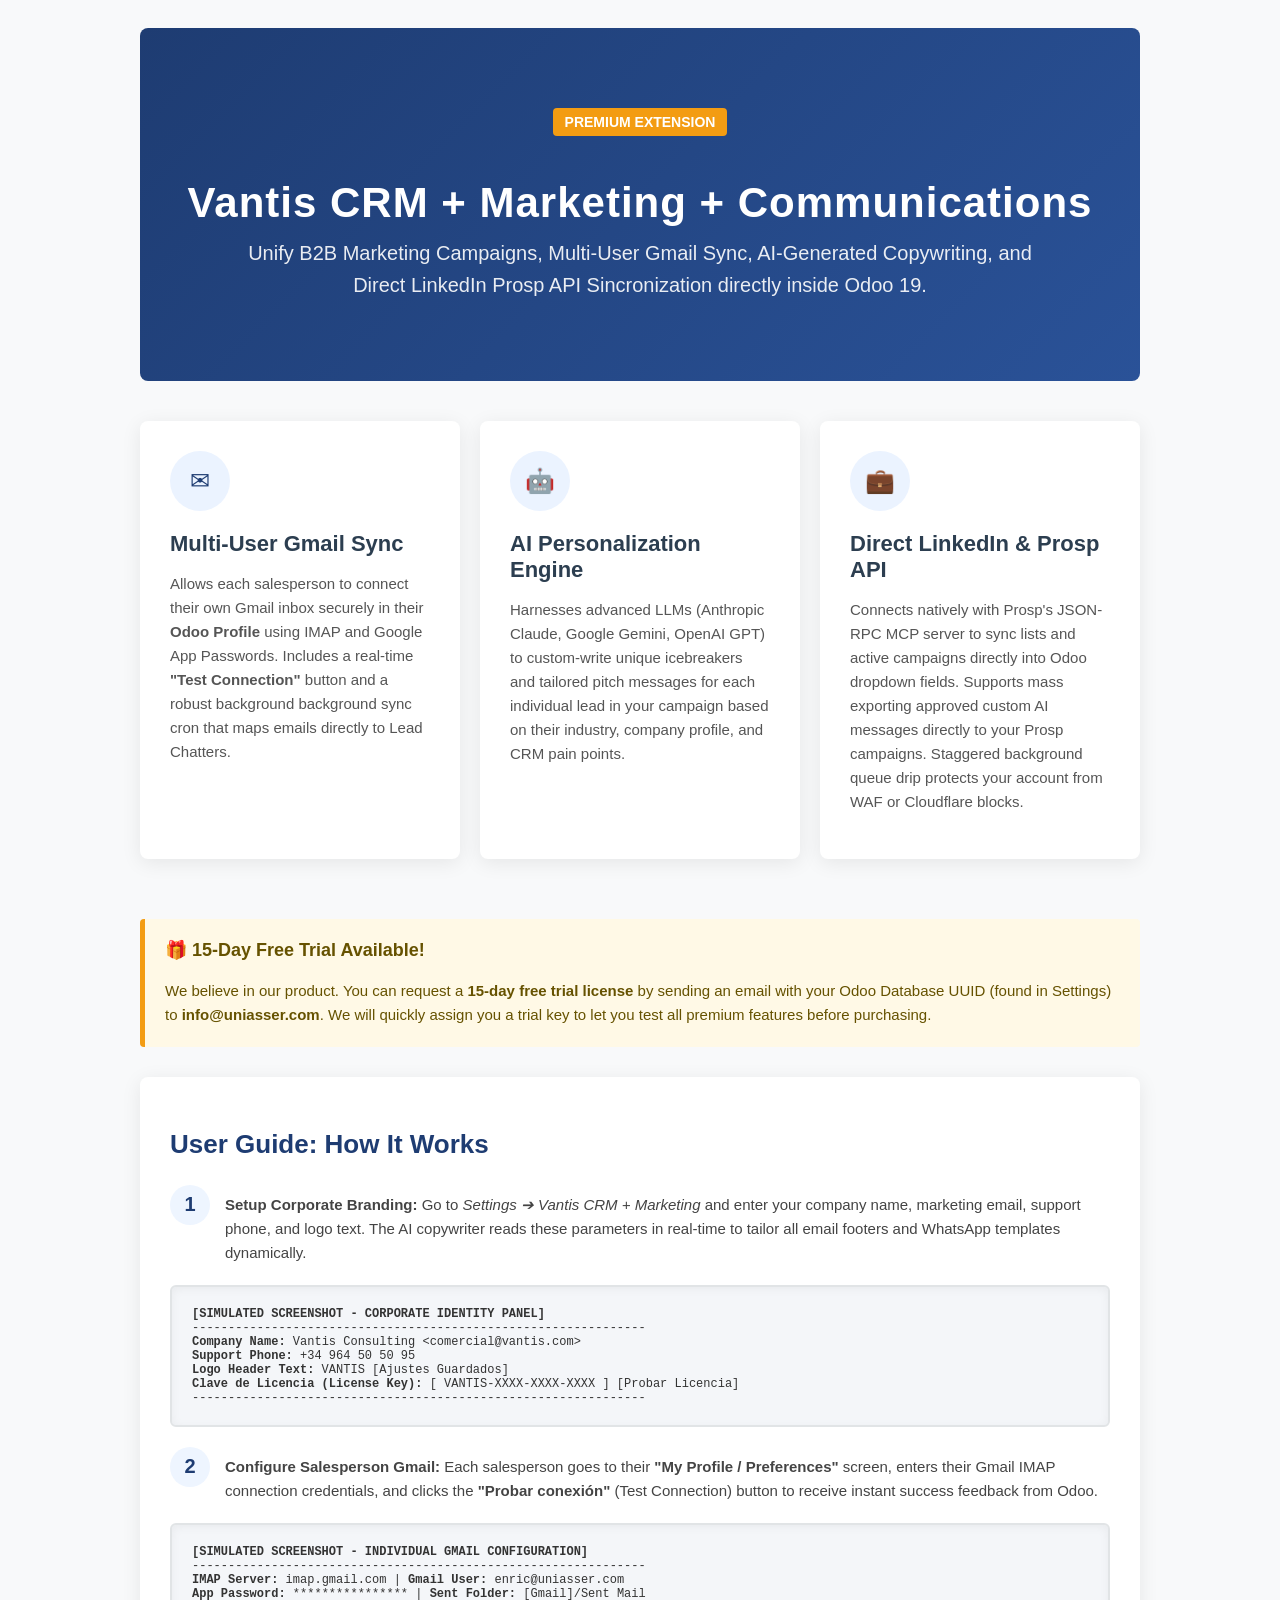
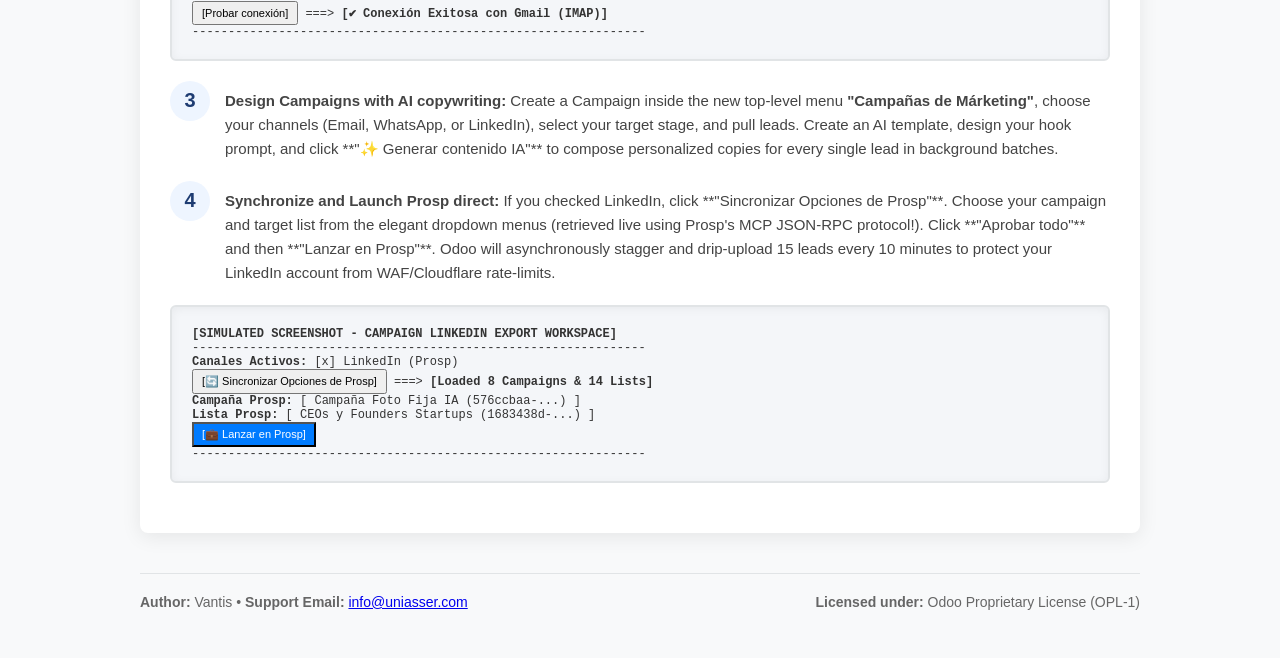
<file: static/description/index.html>
<!DOCTYPE html>
<html lang="en">
<head>
    <meta charset="UTF-8">
    <title>Vantis CRM + Marketing + Communications</title>
    <style>
        .vantis-header {
            background: linear-gradient(135deg, #1e3c72 0%, #2a5298 100%);
            color: white;
            padding: 80px 20px;
            text-align: center;
            border-radius: 8px;
            margin-bottom: 40px;
        }
        .vantis-badge {
            background-color: #f39c12;
            color: white;
            padding: 6px 12px;
            font-size: 14px;
            font-weight: bold;
            border-radius: 4px;
            display: inline-block;
            margin-bottom: 15px;
        }
        .vantis-title {
            font-size: 42px;
            font-weight: 800;
            margin-bottom: 10px;
            letter-spacing: 1px;
        }
        .vantis-subtitle {
            font-size: 20px;
            opacity: 0.9;
            max-width: 800px;
            margin: 0 auto;
            line-height: 1.6;
        }
        .vantis-card {
            border: none;
            box-shadow: 0 4px 20px rgba(0, 0, 0, 0.08);
            border-radius: 8px;
            margin-bottom: 30px;
            padding: 30px;
            background: white;
            transition: transform 0.2s;
        }
        .vantis-card:hover {
            transform: translateY(-5px);
        }
        .icon-circle {
            width: 60px;
            height: 60px;
            border-radius: 50%;
            background-color: #ebf3ff;
            color: #1e3c72;
            display: flex;
            align-items: center;
            justify-content: center;
            font-size: 24px;
            margin-bottom: 20px;
        }
        .feature-title {
            font-size: 22px;
            font-weight: 700;
            color: #2c3e50;
            margin-bottom: 15px;
        }
        .feature-text {
            color: #555;
            line-height: 1.6;
            font-size: 15px;
        }
        .vantis-alert {
            background-color: #fff9e6;
            border-left: 5px solid #f39c12;
            padding: 20px;
            border-radius: 4px;
            margin: 30px 0;
            color: #665200;
        }
        .vantis-setup-step {
            display: flex;
            margin-bottom: 20px;
        }
        .step-num {
            font-size: 20px;
            font-weight: 800;
            color: #1e3c72;
            background: #eef5ff;
            width: 40px;
            height: 40px;
            border-radius: 50%;
            display: flex;
            align-items: center;
            justify-content: center;
            margin-right: 15px;
            flex-shrink: 0;
        }
        .step-body {
            font-size: 15px;
            color: #444;
            line-height: 1.6;
            padding-top: 8px;
        }
        .mock-screenshot {
            background: #f4f6f9;
            border: 2px solid #e1e4e6;
            border-radius: 6px;
            padding: 20px;
            margin: 20px 0;
            font-family: monospace;
            font-size: 12px;
            color: #333;
            box-shadow: inset 0 2px 10px rgba(0,0,0,0.05);
        }
    </style>
</head>
<body style="font-family: 'Helvetica Neue', Helvetica, Arial, sans-serif; background-color: #f8f9fa; padding: 20px;">

<div style="max-width: 1000px; margin: 0 auto;">

    <!-- HEADER BRANDING -->
    <div class="vantis-header">
        <span class="vantis-badge">PREMIUM EXTENSION</span>
        <h1 class="vantis-title">Vantis CRM + Marketing + Communications</h1>
        <p class="vantis-subtitle">
            Unify B2B Marketing Campaigns, Multi-User Gmail Sync, AI-Generated Copywriting, and Direct LinkedIn Prosp API Sincronization directly inside Odoo 19.
        </p>
    </div>

    <!-- MAIN BENEFITS CARDS -->
    <div style="display: grid; grid-template-columns: repeat(auto-fit, minmax(300px, 1fr)); gap: 20px;">
        
        <!-- CARD 1: MULTI-USER GMAIL -->
        <div class="vantis-card">
            <div class="icon-circle">✉</div>
            <h2 class="feature-title">Multi-User Gmail Sync</h2>
            <p class="feature-text">
                Allows each salesperson to connect their own Gmail inbox securely in their <b>Odoo Profile</b> using IMAP and Google App Passwords. Includes a real-time <b>"Test Connection"</b> button and a robust background background sync cron that maps emails directly to Lead Chatters.
            </p>
        </div>

        <!-- CARD 2: AI COPYWRITING -->
        <div class="vantis-card">
            <div class="icon-circle">🤖</div>
            <h2 class="feature-title">AI Personalization Engine</h2>
            <p class="feature-text">
                Harnesses advanced LLMs (Anthropic Claude, Google Gemini, OpenAI GPT) to custom-write unique icebreakers and tailored pitch messages for each individual lead in your campaign based on their industry, company profile, and CRM pain points.
            </p>
        </div>

        <!-- CARD 3: LINKEDIN PROSP -->
        <div class="vantis-card">
            <div class="icon-circle">💼</div>
            <h2 class="feature-title">Direct LinkedIn &amp; Prosp API</h2>
            <p class="feature-text">
                Connects natively with Prosp's JSON-RPC MCP server to sync lists and active campaigns directly into Odoo dropdown fields. Supports mass exporting approved custom AI messages directly to your Prosp campaigns. Staggered background queue drip protects your account from WAF or Cloudflare blocks.
            </p>
        </div>

    </div>

    <!-- VALUE ALERTS & PRICING -->
    <div class="vantis-alert">
        <h3 style="margin-top: 0; font-weight: bold; font-size: 18px;">🎁 15-Day Free Trial Available!</h3>
        <p style="margin-bottom: 0; font-size: 15px; line-height: 1.6;">
            We believe in our product. You can request a <b>15-day free trial license</b> by sending an email with your Odoo Database UUID (found in Settings) to <b>info@uniasser.com</b>. We will quickly assign you a trial key to let you test all premium features before purchasing.
        </p>
    </div>

    <!-- DYNAMIC USER WORKFLOW GUIDE -->
    <div class="vantis-card" style="margin-top: 30px;">
        <h2 style="font-size: 26px; font-weight: 800; color: #1e3c72; margin-bottom: 25px;">User Guide: How It Works</h2>
        
        <div class="vantis-setup-step">
            <div class="step-num">1</div>
            <div class="step-body">
                <b>Setup Corporate Branding:</b> Go to <i>Settings ➔ Vantis CRM + Marketing</i> and enter your company name, marketing email, support phone, and logo text. The AI copywriter reads these parameters in real-time to tailor all email footers and WhatsApp templates dynamically.
            </div>
        </div>

        <div class="mock-screenshot">
            <b>[SIMULATED SCREENSHOT - CORPORATE IDENTITY PANEL]</b><br/>
            ---------------------------------------------------------------<br/>
            <b>Company Name:</b> Vantis Consulting &lt;comercial@vantis.com&gt;<br/>
            <b>Support Phone:</b> +34 964 50 50 95<br/>
            <b>Logo Header Text:</b> VANTIS [Ajustes Guardados]<br/>
            <b>Clave de Licencia (License Key):</b> [ VANTIS-XXXX-XXXX-XXXX ] [Probar Licencia]<br/>
            ---------------------------------------------------------------
        </div>

        <div class="vantis-setup-step">
            <div class="step-num">2</div>
            <div class="step-body">
                <b>Configure Salesperson Gmail:</b> Each salesperson goes to their <b>"My Profile / Preferences"</b> screen, enters their Gmail IMAP connection credentials, and clicks the <b>"Probar conexión"</b> (Test Connection) button to receive instant success feedback from Odoo.
            </div>
        </div>

        <div class="mock-screenshot">
            <b>[SIMULATED SCREENSHOT - INDIVIDUAL GMAIL CONFIGURATION]</b><br/>
            ---------------------------------------------------------------<br/>
            <b>IMAP Server:</b> imap.gmail.com  |  <b>Gmail User:</b> enric@uniasser.com<br/>
            <b>App Password:</b> ****************  |  <b>Sent Folder:</b> [Gmail]/Sent Mail<br/>
            <button style="padding: 4px 8px; font-size: 11px;">[Probar conexión]</button>  ===>  <b>[✔ Conexión Exitosa con Gmail (IMAP)]</b><br/>
            ---------------------------------------------------------------
        </div>

        <div class="vantis-setup-step">
            <div class="step-num">3</div>
            <div class="step-body">
                <b>Design Campaigns with AI copywriting:</b> Create a Campaign inside the new top-level menu <b>"Campañas de Márketing"</b>, choose your channels (Email, WhatsApp, or LinkedIn), select your target stage, and pull leads. Create an AI template, design your hook prompt, and click **"✨ Generar contenido IA"** to compose personalized copies for every single lead in background batches.
            </div>
        </div>

        <div class="vantis-setup-step">
            <div class="step-num">4</div>
            <div class="step-body">
                <b>Synchronize and Launch Prosp direct:</b> If you checked LinkedIn, click **"Sincronizar Opciones de Prosp"**. Choose your campaign and target list from the elegant dropdown menus (retrieved live using Prosp's MCP JSON-RPC protocol!). Click **"Aprobar todo"** and then **"Lanzar en Prosp"**. Odoo will asynchronously stagger and drip-upload 15 leads every 10 minutes to protect your LinkedIn account from WAF/Cloudflare rate-limits.
            </div>
        </div>

        <div class="mock-screenshot">
            <b>[SIMULATED SCREENSHOT - CAMPAIGN LINKEDIN EXPORT WORKSPACE]</b><br/>
            ---------------------------------------------------------------<br/>
            <b>Canales Activos:</b> [x] LinkedIn (Prosp)<br/>
            <button style="padding: 4px 8px; font-size: 11px;">[🔄 Sincronizar Opciones de Prosp]</button>  ===>  <b>[Loaded 8 Campaigns &amp; 14 Lists]</b><br/>
            <b>Campaña Prosp:</b> [ Campaña Foto Fija IA (576ccbaa-...) ]<br/>
            <b>Lista Prosp:</b> [ CEOs y Founders Startups (1683438d-...) ]<br/>
            <button style="padding: 4px 8px; font-size: 11px; background: #007bff; color:white;">[💼 Lanzar en Prosp]</button><br/>
            ---------------------------------------------------------------
        </div>

    </div>

    <!-- SUPPORT AND PRICE -->
    <div style="display: flex; gap: 20px; justify-content: space-between; margin-top: 40px; padding: 20px 0; border-top: 1px solid #e1e4e6; color: #666; font-size: 14px;">
        <div>
            <b>Author:</b> Vantis &bull; <b>Support Email:</b> <a href="mailto:info@uniasser.com">info@uniasser.com</a>
        </div>
        <div>
            <b>Licensed under:</b> Odoo Proprietary License (OPL-1)
        </div>
    </div>

</div>

</body>
</html>
</file>
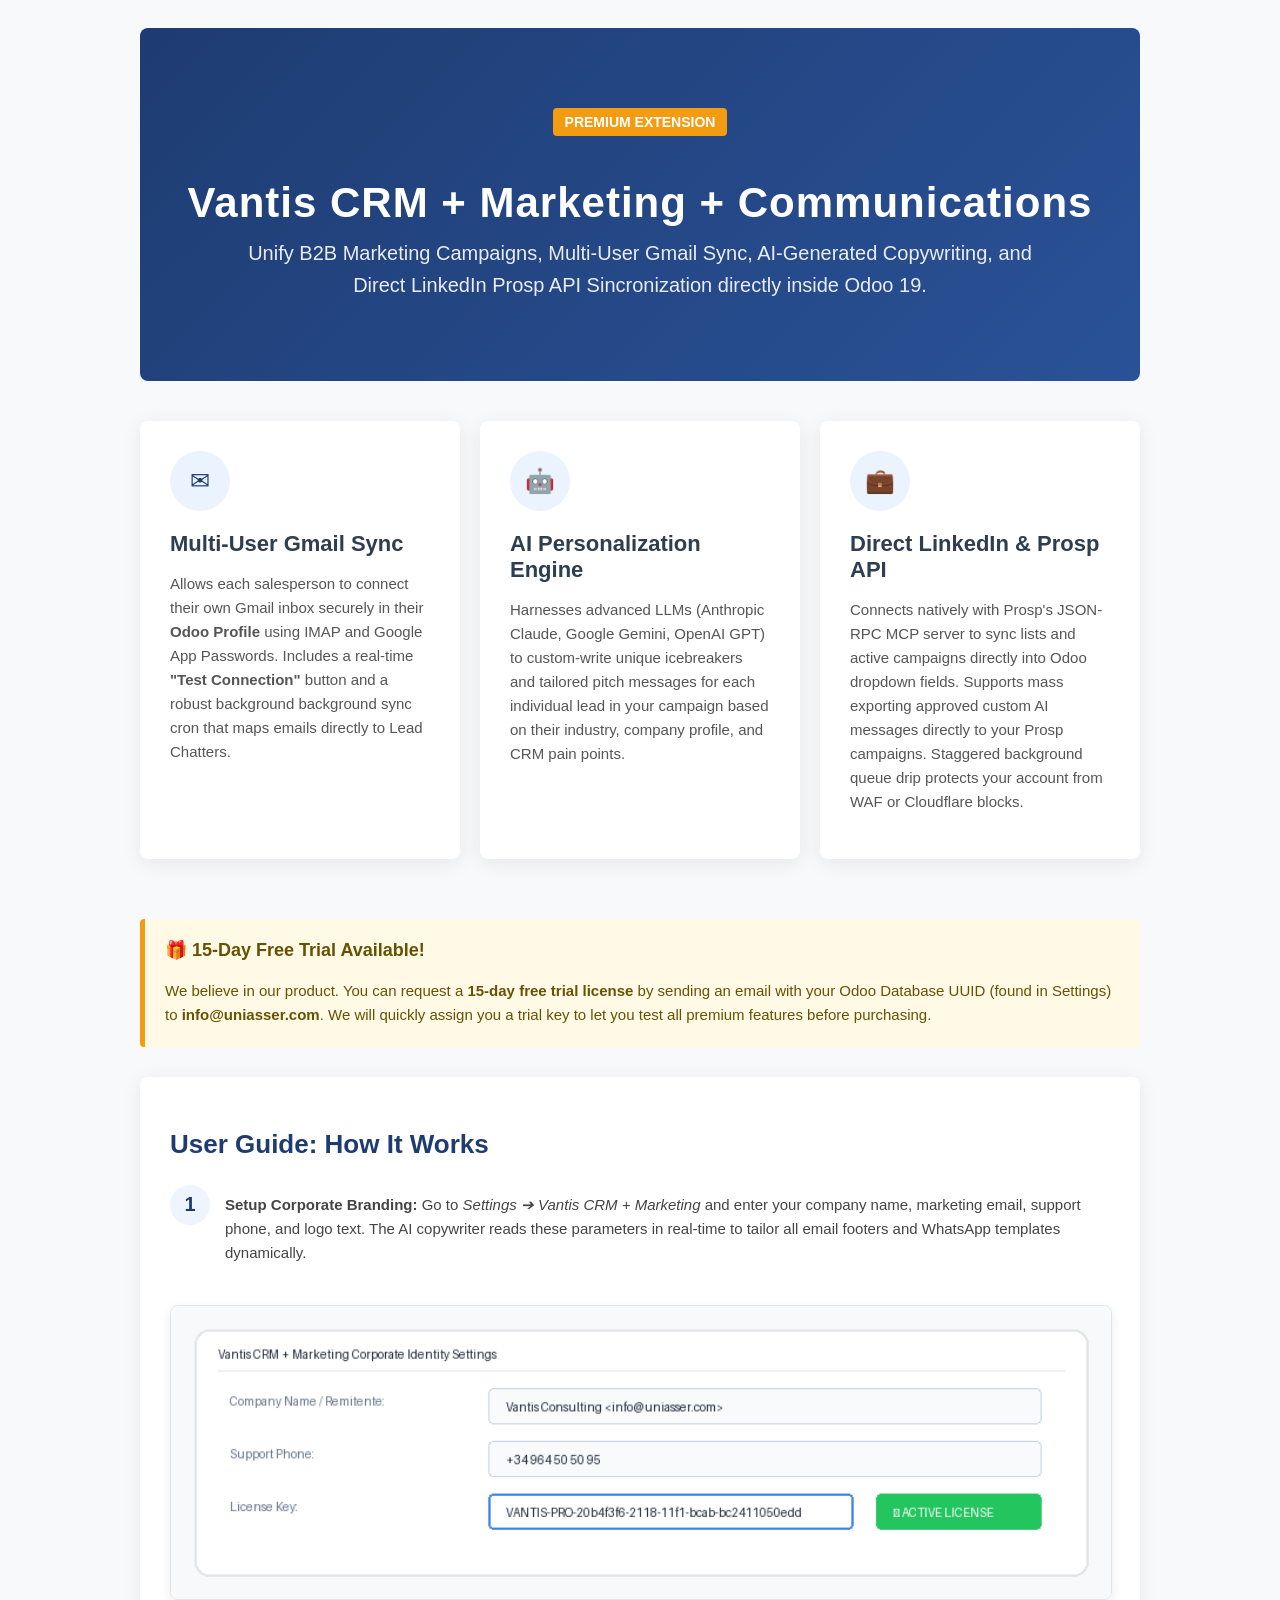
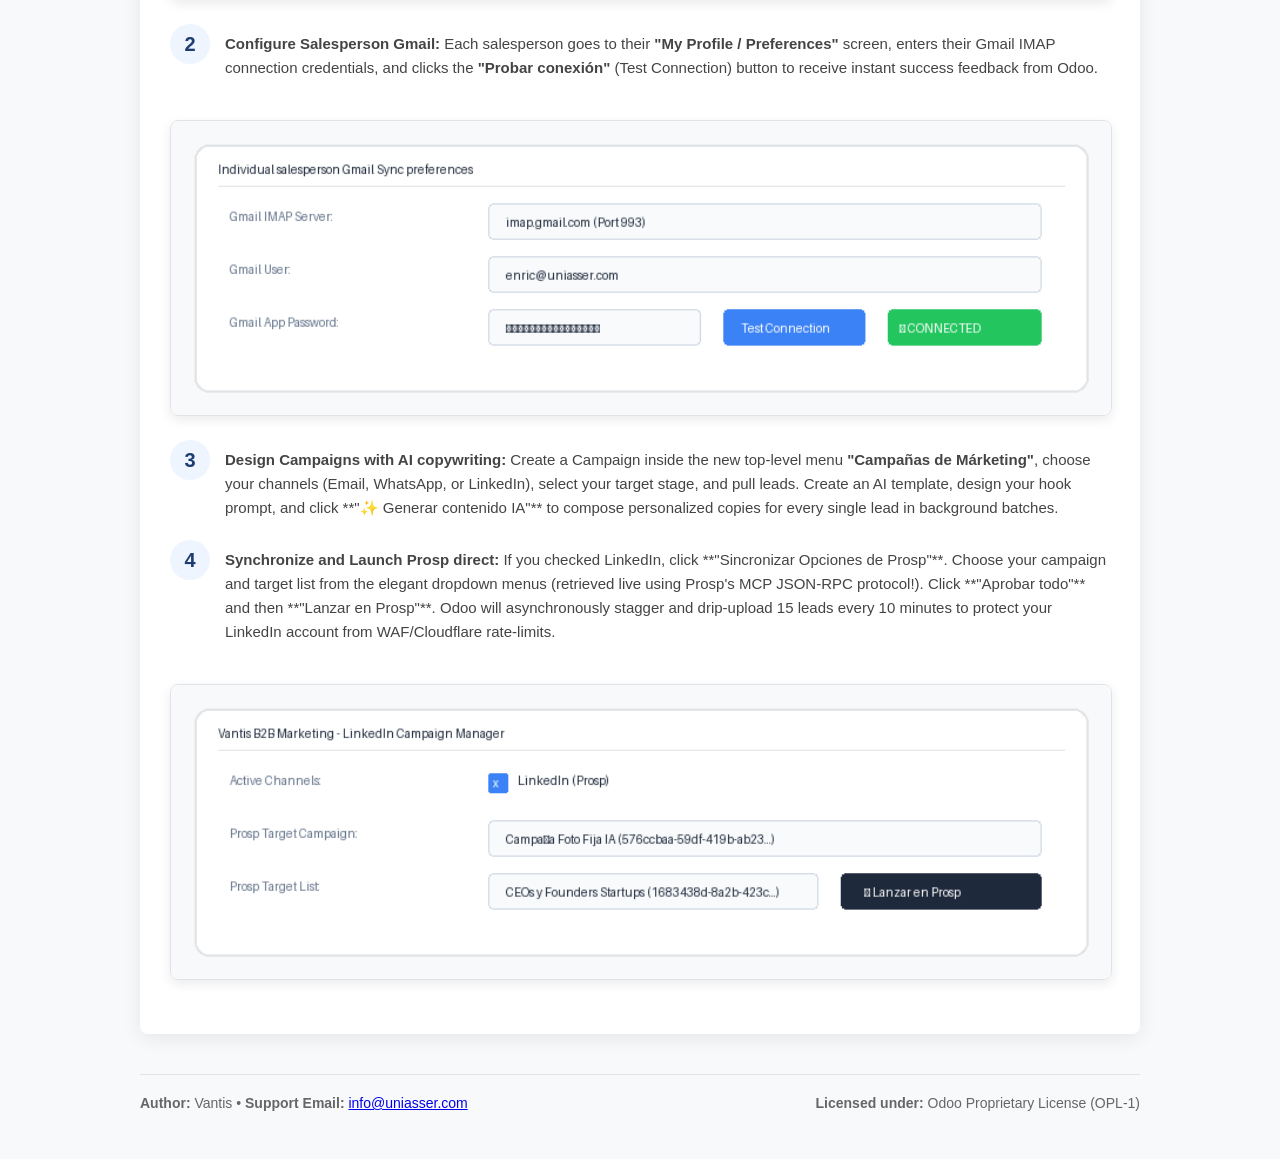
<file: crm_marketing_and_comunications/static/description/index.html>
<!DOCTYPE html>
<html lang="en">
<head>
    <meta charset="UTF-8">
    <title>Vantis CRM + Marketing + Communications</title>
    <style>
        .vantis-header {
            background: linear-gradient(135deg, #1e3c72 0%, #2a5298 100%);
            color: white;
            padding: 80px 20px;
            text-align: center;
            border-radius: 8px;
            margin-bottom: 40px;
        }
        .vantis-badge {
            background-color: #f39c12;
            color: white;
            padding: 6px 12px;
            font-size: 14px;
            font-weight: bold;
            border-radius: 4px;
            display: inline-block;
            margin-bottom: 15px;
        }
        .vantis-title {
            font-size: 42px;
            font-weight: 800;
            margin-bottom: 10px;
            letter-spacing: 1px;
        }
        .vantis-subtitle {
            font-size: 20px;
            opacity: 0.9;
            max-width: 800px;
            margin: 0 auto;
            line-height: 1.6;
        }
        .vantis-card {
            border: none;
            box-shadow: 0 4px 20px rgba(0, 0, 0, 0.08);
            border-radius: 8px;
            margin-bottom: 30px;
            padding: 30px;
            background: white;
            transition: transform 0.2s;
        }
        .vantis-card:hover {
            transform: translateY(-5px);
        }
        .icon-circle {
            width: 60px;
            height: 60px;
            border-radius: 50%;
            background-color: #ebf3ff;
            color: #1e3c72;
            display: flex;
            align-items: center;
            justify-content: center;
            font-size: 24px;
            margin-bottom: 20px;
        }
        .feature-title {
            font-size: 22px;
            font-weight: 700;
            color: #2c3e50;
            margin-bottom: 15px;
        }
        .feature-text {
            color: #555;
            line-height: 1.6;
            font-size: 15px;
        }
        .vantis-alert {
            background-color: #fff9e6;
            border-left: 5px solid #f39c12;
            padding: 20px;
            border-radius: 4px;
            margin: 30px 0;
            color: #665200;
        }
        .vantis-setup-step {
            display: flex;
            margin-bottom: 20px;
        }
        .step-num {
            font-size: 20px;
            font-weight: 800;
            color: #1e3c72;
            background: #eef5ff;
            width: 40px;
            height: 40px;
            border-radius: 50%;
            display: flex;
            align-items: center;
            justify-content: center;
            margin-right: 15px;
            flex-shrink: 0;
        }
        .step-body {
            font-size: 15px;
            color: #444;
            line-height: 1.6;
            padding-top: 8px;
        }
        .mock-screenshot {
            background: #f4f6f9;
            border: 2px solid #e1e4e6;
            border-radius: 6px;
            padding: 20px;
            margin: 20px 0;
            font-family: monospace;
            font-size: 12px;
            color: #333;
            box-shadow: inset 0 2px 10px rgba(0,0,0,0.05);
        }
    </style>
</head>
<body style="font-family: 'Helvetica Neue', Helvetica, Arial, sans-serif; background-color: #f8f9fa; padding: 20px;">

<div style="max-width: 1000px; margin: 0 auto;">

    <!-- HEADER BRANDING -->
    <div class="vantis-header">
        <span class="vantis-badge">PREMIUM EXTENSION</span>
        <h1 class="vantis-title">Vantis CRM + Marketing + Communications</h1>
        <p class="vantis-subtitle">
            Unify B2B Marketing Campaigns, Multi-User Gmail Sync, AI-Generated Copywriting, and Direct LinkedIn Prosp API Sincronization directly inside Odoo 19.
        </p>
    </div>

    <!-- MAIN BENEFITS CARDS -->
    <div style="display: grid; grid-template-columns: repeat(auto-fit, minmax(300px, 1fr)); gap: 20px;">
        
        <!-- CARD 1: MULTI-USER GMAIL -->
        <div class="vantis-card">
            <div class="icon-circle">✉</div>
            <h2 class="feature-title">Multi-User Gmail Sync</h2>
            <p class="feature-text">
                Allows each salesperson to connect their own Gmail inbox securely in their <b>Odoo Profile</b> using IMAP and Google App Passwords. Includes a real-time <b>"Test Connection"</b> button and a robust background background sync cron that maps emails directly to Lead Chatters.
            </p>
        </div>

        <!-- CARD 2: AI COPYWRITING -->
        <div class="vantis-card">
            <div class="icon-circle">🤖</div>
            <h2 class="feature-title">AI Personalization Engine</h2>
            <p class="feature-text">
                Harnesses advanced LLMs (Anthropic Claude, Google Gemini, OpenAI GPT) to custom-write unique icebreakers and tailored pitch messages for each individual lead in your campaign based on their industry, company profile, and CRM pain points.
            </p>
        </div>

        <!-- CARD 3: LINKEDIN PROSP -->
        <div class="vantis-card">
            <div class="icon-circle">💼</div>
            <h2 class="feature-title">Direct LinkedIn &amp; Prosp API</h2>
            <p class="feature-text">
                Connects natively with Prosp's JSON-RPC MCP server to sync lists and active campaigns directly into Odoo dropdown fields. Supports mass exporting approved custom AI messages directly to your Prosp campaigns. Staggered background queue drip protects your account from WAF or Cloudflare blocks.
            </p>
        </div>

    </div>

    <!-- VALUE ALERTS & PRICING -->
    <div class="vantis-alert">
        <h3 style="margin-top: 0; font-weight: bold; font-size: 18px;">🎁 15-Day Free Trial Available!</h3>
        <p style="margin-bottom: 0; font-size: 15px; line-height: 1.6;">
            We believe in our product. You can request a <b>15-day free trial license</b> by sending an email with your Odoo Database UUID (found in Settings) to <b>info@uniasser.com</b>. We will quickly assign you a trial key to let you test all premium features before purchasing.
        </p>
    </div>

    <!-- DYNAMIC USER WORKFLOW GUIDE -->
    <div class="vantis-card" style="margin-top: 30px;">
        <h2 style="font-size: 26px; font-weight: 800; color: #1e3c72; margin-bottom: 25px;">User Guide: How It Works</h2>
        
        <div class="vantis-setup-step">
            <div class="step-num">1</div>
            <div class="step-body">
                <b>Setup Corporate Branding:</b> Go to <i>Settings ➔ Vantis CRM + Marketing</i> and enter your company name, marketing email, support phone, and logo text. The AI copywriter reads these parameters in real-time to tailor all email footers and WhatsApp templates dynamically.
            </div>
        </div>

        <img src="setup_branding.png" alt="Branding Setup and Licensing" style="width: 100%; border-radius: 8px; box-shadow: 0 4px 12px rgba(0,0,0,0.08); margin: 20px 0; border: 1px solid #e1e4e6;"/>

        <div class="vantis-setup-step">
            <div class="step-num">2</div>
            <div class="step-body">
                <b>Configure Salesperson Gmail:</b> Each salesperson goes to their <b>"My Profile / Preferences"</b> screen, enters their Gmail IMAP connection credentials, and clicks the <b>"Probar conexión"</b> (Test Connection) button to receive instant success feedback from Odoo.
            </div>
        </div>

        <img src="gmail_config.png" alt="Gmail Sync Configuration" style="width: 100%; border-radius: 8px; box-shadow: 0 4px 12px rgba(0,0,0,0.08); margin: 20px 0; border: 1px solid #e1e4e6;"/>

        <div class="vantis-setup-step">
            <div class="step-num">3</div>
            <div class="step-body">
                <b>Design Campaigns with AI copywriting:</b> Create a Campaign inside the new top-level menu <b>"Campañas de Márketing"</b>, choose your channels (Email, WhatsApp, or LinkedIn), select your target stage, and pull leads. Create an AI template, design your hook prompt, and click **"✨ Generar contenido IA"** to compose personalized copies for every single lead in background batches.
            </div>
        </div>

        <div class="vantis-setup-step">
            <div class="step-num">4</div>
            <div class="step-body">
                <b>Synchronize and Launch Prosp direct:</b> If you checked LinkedIn, click **"Sincronizar Opciones de Prosp"**. Choose your campaign and target list from the elegant dropdown menus (retrieved live using Prosp's MCP JSON-RPC protocol!). Click **"Aprobar todo"** and then **"Lanzar en Prosp"**. Odoo will asynchronously stagger and drip-upload 15 leads every 10 minutes to protect your LinkedIn account from WAF/Cloudflare rate-limits.
            </div>
        </div>

        <img src="campaign_linkedin.png" alt="Campaign LinkedIn Manager" style="width: 100%; border-radius: 8px; box-shadow: 0 4px 12px rgba(0,0,0,0.08); margin: 20px 0; border: 1px solid #e1e4e6;"/>

    </div>

    <!-- SUPPORT AND PRICE -->
    <div style="display: flex; gap: 20px; justify-content: space-between; margin-top: 40px; padding: 20px 0; border-top: 1px solid #e1e4e6; color: #666; font-size: 14px;">
        <div>
            <b>Author:</b> Vantis &bull; <b>Support Email:</b> <a href="mailto:info@uniasser.com">info@uniasser.com</a>
        </div>
        <div>
            <b>Licensed under:</b> Odoo Proprietary License (OPL-1)
        </div>
    </div>

</div>

</body>
</html>
</file>
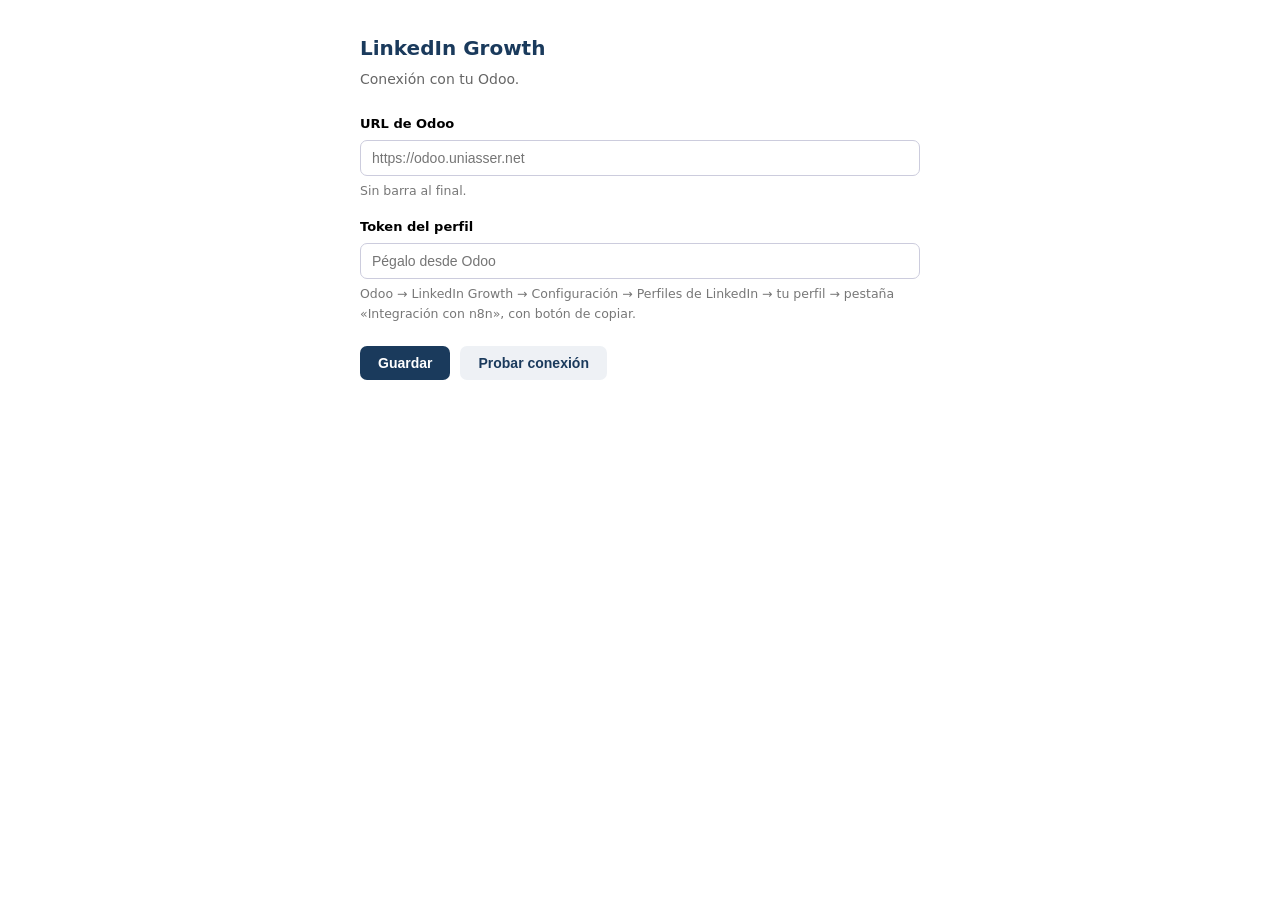
<file: tools/linkedin-growth-chrome/options.html>
<!doctype html>
<html lang="es">
<head>
<meta charset="utf-8">
<title>LinkedIn Growth — Opciones</title>
<style>
  :root { color-scheme: light dark; }
  body { font-family: -apple-system, "Segoe UI", system-ui, Arial, sans-serif;
    max-width: 560px; margin: 32px auto; padding: 0 20px; line-height: 1.6; }
  h1 { font-size: 20px; margin: 0 0 4px; color: #1A3A5C; }
  .sub { color: #666; font-size: 14px; margin: 0 0 24px; }
  label { display: block; font-size: 13px; font-weight: 600; margin: 16px 0 5px; }
  input { width: 100%; padding: 9px 11px; font-size: 14px; border: 1px solid #ccd; border-radius: 7px; box-sizing: border-box; }
  .hint { font-size: 12.5px; color: #777; margin-top: 5px; }
  .row { display: flex; gap: 10px; margin-top: 22px; }
  button { font-size: 14px; font-weight: 600; padding: 9px 18px; border: 0; border-radius: 7px; cursor: pointer; }
  #save { background: #1A3A5C; color: #fff; }
  #test { background: #eef1f5; color: #1A3A5C; }
  #msg { margin-top: 16px; font-size: 14px; padding: 11px 14px; border-radius: 7px; display: none; }
  #msg.ok { display: block; background: #E8F7EF; color: #1E7F4E; }
  #msg.err { display: block; background: #FCEDEC; color: #A32820; }
</style>
</head>
<body>
  <h1>LinkedIn Growth</h1>
  <p class="sub">Conexión con tu Odoo.</p>

  <label for="odooUrl">URL de Odoo</label>
  <input id="odooUrl" type="url" placeholder="https://odoo.uniasser.net" autocomplete="off">
  <p class="hint">Sin barra al final.</p>

  <label for="token">Token del perfil</label>
  <input id="token" type="text" placeholder="Pégalo desde Odoo" autocomplete="off" spellcheck="false">
  <p class="hint">Odoo → LinkedIn Growth → Configuración → Perfiles de LinkedIn →
     tu perfil → pestaña «Integración con n8n», con botón de copiar.</p>

  <div class="row">
    <button id="save" type="button">Guardar</button>
    <button id="test" type="button">Probar conexión</button>
  </div>
  <div id="msg"></div>
  <script src="options.js"></script>
</body>
</html>
</file>
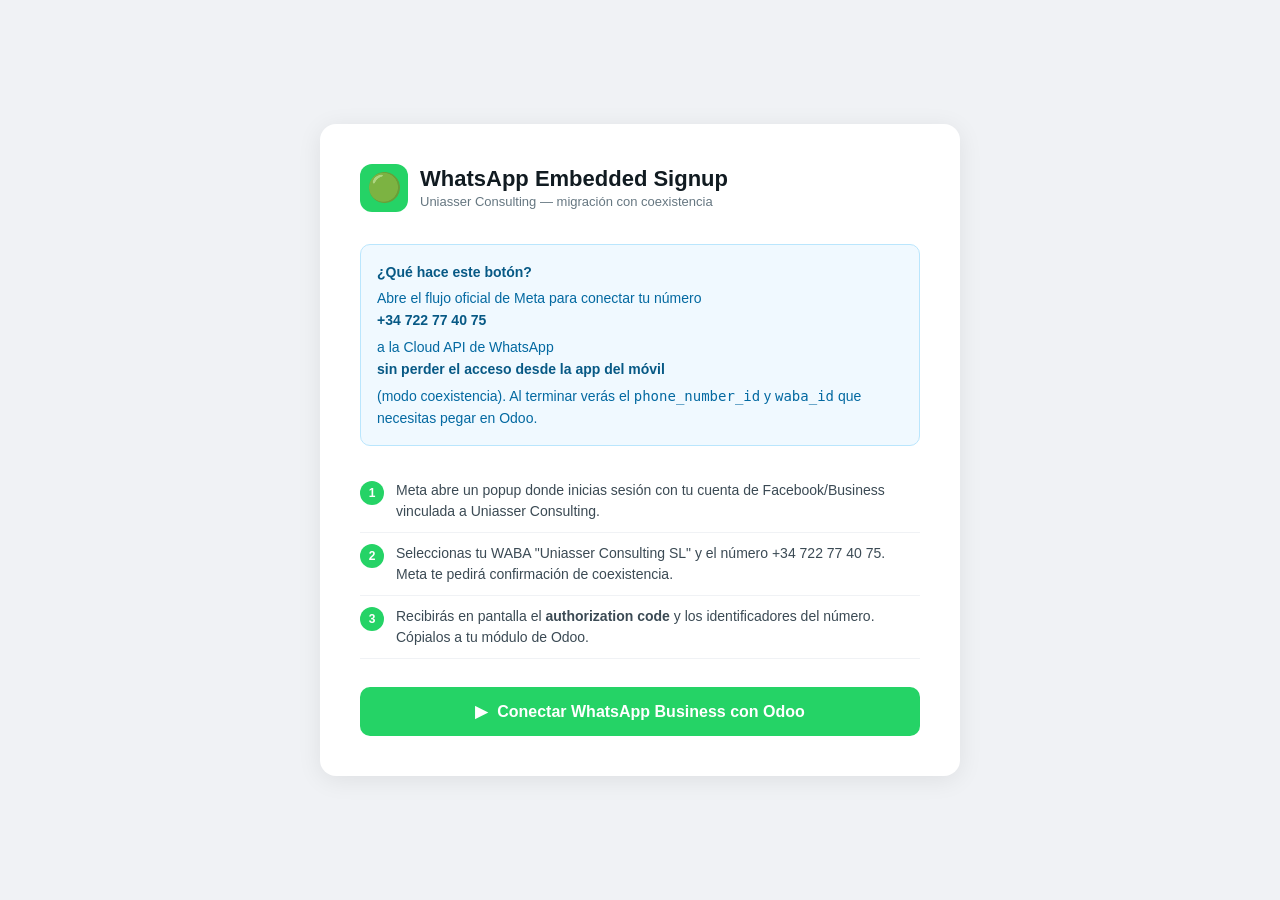
<file: uniasser_whatsapp/tools/wa_embedded_signup.html>
<!DOCTYPE html>
<html lang="es">
<head>
    <meta charset="UTF-8">
    <meta name="viewport" content="width=device-width, initial-scale=1.0">
    <title>WhatsApp Embedded Signup — Uniasser</title>
    <style>
        * { box-sizing: border-box; margin: 0; padding: 0; }

        body {
            font-family: -apple-system, BlinkMacSystemFont, 'Segoe UI', Roboto, sans-serif;
            background: #f0f2f5;
            min-height: 100vh;
            display: flex;
            align-items: center;
            justify-content: center;
            padding: 24px;
        }

        .card {
            background: white;
            border-radius: 16px;
            padding: 40px;
            max-width: 640px;
            width: 100%;
            box-shadow: 0 4px 24px rgba(0,0,0,0.08);
        }

        .logo {
            display: flex;
            align-items: center;
            gap: 12px;
            margin-bottom: 32px;
        }

        .logo-icon {
            width: 48px;
            height: 48px;
            background: #25D366;
            border-radius: 12px;
            display: flex;
            align-items: center;
            justify-content: center;
            font-size: 28px;
        }

        .logo h1 { font-size: 22px; color: #111b21; }
        .logo p  { font-size: 13px; color: #667781; margin-top: 2px; }

        .info-box {
            background: #f0f9ff;
            border: 1px solid #bae6fd;
            border-radius: 10px;
            padding: 16px;
            margin-bottom: 24px;
            font-size: 14px;
            color: #0369a1;
            line-height: 1.6;
        }

        .info-box strong { display: block; margin-bottom: 4px; color: #075985; }

        .step-list {
            list-style: none;
            margin-bottom: 28px;
        }

        .step-list li {
            display: flex;
            gap: 12px;
            align-items: flex-start;
            padding: 10px 0;
            border-bottom: 1px solid #f0f2f5;
            font-size: 14px;
            color: #3b4a54;
            line-height: 1.5;
        }

        .step-num {
            width: 24px;
            height: 24px;
            background: #25D366;
            color: white;
            border-radius: 50%;
            display: flex;
            align-items: center;
            justify-content: center;
            font-size: 12px;
            font-weight: 700;
            flex-shrink: 0;
            margin-top: 1px;
        }

        /* ── Botón principal ── */
        #btn-signup {
            width: 100%;
            padding: 15px 24px;
            background: #25D366;
            color: white;
            border: none;
            border-radius: 10px;
            font-size: 16px;
            font-weight: 600;
            cursor: pointer;
            display: flex;
            align-items: center;
            justify-content: center;
            gap: 10px;
            transition: background 0.2s, transform 0.1s;
        }

        #btn-signup:hover  { background: #1da851; }
        #btn-signup:active { transform: scale(0.98); }
        #btn-signup:disabled { background: #ccc; cursor: default; }

        /* ── Secciones de resultado ── */
        .result-section {
            display: none;
            margin-top: 24px;
        }

        .result-section.visible { display: block; }

        .result-title {
            font-size: 13px;
            font-weight: 700;
            text-transform: uppercase;
            letter-spacing: 0.5px;
            margin-bottom: 10px;
        }

        .result-title.green  { color: #16a34a; }
        .result-title.blue   { color: #2563eb; }
        .result-title.red    { color: #dc2626; }
        .result-title.purple { color: #7c3aed; }

        pre {
            background: #1e1e2e;
            color: #cdd6f4;
            border-radius: 10px;
            padding: 16px;
            font-size: 13px;
            line-height: 1.6;
            overflow-x: auto;
            white-space: pre-wrap;
            word-break: break-all;
        }

        /* ── Caja de credenciales para copiar a Odoo ── */
        .credentials-box {
            background: #f0fdf4;
            border: 2px solid #16a34a;
            border-radius: 10px;
            padding: 20px;
            margin-top: 24px;
        }

        .credentials-box h3 {
            color: #15803d;
            font-size: 15px;
            margin-bottom: 14px;
            display: flex;
            align-items: center;
            gap: 8px;
        }

        .cred-row {
            display: flex;
            flex-direction: column;
            gap: 12px;
        }

        .cred-item {
            background: white;
            border: 1px solid #bbf7d0;
            border-radius: 8px;
            padding: 12px 14px;
        }

        .cred-label {
            font-size: 11px;
            font-weight: 700;
            text-transform: uppercase;
            color: #16a34a;
            margin-bottom: 4px;
        }

        .cred-value {
            font-family: 'Courier New', monospace;
            font-size: 15px;
            color: #111827;
            font-weight: 600;
            word-break: break-all;
        }

        .cred-copy {
            font-size: 11px;
            color: #2563eb;
            cursor: pointer;
            margin-top: 4px;
            text-decoration: underline;
            background: none;
            border: none;
            padding: 0;
        }

        .status-bar {
            margin-top: 16px;
            padding: 12px 16px;
            border-radius: 8px;
            font-size: 13px;
            font-weight: 500;
        }

        .status-bar.info    { background: #eff6ff; color: #1d4ed8; }
        .status-bar.success { background: #f0fdf4; color: #15803d; }
        .status-bar.error   { background: #fef2f2; color: #dc2626; }
        .status-bar.warning { background: #fffbeb; color: #b45309; }
    </style>
</head>
<body>

<div class="card">

    <!-- Cabecera -->
    <div class="logo">
        <div class="logo-icon">🟢</div>
        <div>
            <h1>WhatsApp Embedded Signup</h1>
            <p>Uniasser Consulting — migración con coexistencia</p>
        </div>
    </div>

    <!-- Info contextual -->
    <div class="info-box">
        <strong>¿Qué hace este botón?</strong>
        Abre el flujo oficial de Meta para conectar tu número <strong>+34 722 77 40 75</strong>
        a la Cloud API de WhatsApp <strong>sin perder el acceso desde la app del móvil</strong>
        (modo coexistencia). Al terminar verás el <code>phone_number_id</code> y
        <code>waba_id</code> que necesitas pegar en Odoo.
    </div>

    <!-- Qué va a pasar -->
    <ul class="step-list">
        <li>
            <div class="step-num">1</div>
            <div>Meta abre un popup donde inicias sesión con tu cuenta de Facebook/Business vinculada a Uniasser Consulting.</div>
        </li>
        <li>
            <div class="step-num">2</div>
            <div>Seleccionas tu WABA "Uniasser Consulting SL" y el número +34 722 77 40 75. Meta te pedirá confirmación de coexistencia.</div>
        </li>
        <li>
            <div class="step-num">3</div>
            <div>Recibirás en pantalla el <strong>authorization code</strong> y los identificadores del número. Cópialos a tu módulo de Odoo.</div>
        </li>
    </ul>

    <!-- Botón principal -->
    <button id="btn-signup" onclick="startEmbeddedSignup()">
        <span>▶</span>
        Conectar WhatsApp Business con Odoo
    </button>

    <!-- Barra de estado -->
    <div id="status-bar" class="status-bar info" style="display:none"></div>

    <!-- ── Sección: Authorization Code ── -->
    <div id="section-code" class="result-section">
        <div class="result-title blue">📋 Authorization Code recibido</div>
        <p style="font-size:13px;color:#667781;margin-bottom:8px;">
            Este código caduca en <strong>~5 minutos</strong>. No lo necesitas pegar en ningún sitio de Odoo —
            el módulo lo intercambiará automáticamente por un token cuando configures la cuenta.
            Si quieres hacerlo manualmente, úsalo con tu System User para obtener el Access Token.
        </p>
        <pre id="auth-code-display"></pre>
    </div>

    <!-- ── Sección: Credenciales para Odoo ── -->
    <div id="section-credentials" class="credentials-box" style="display:none">
        <h3>✅ Copia estos valores en tu módulo de Odoo</h3>
        <div class="cred-row">
            <div class="cred-item">
                <div class="cred-label">Phone Number ID</div>
                <div class="cred-value" id="val-phone-number-id">—</div>
                <button class="cred-copy" onclick="copyValue('val-phone-number-id')">Copiar</button>
            </div>
            <div class="cred-item">
                <div class="cred-label">WhatsApp Business Account ID (WABA ID)</div>
                <div class="cred-value" id="val-waba-id">—</div>
                <button class="cred-copy" onclick="copyValue('val-waba-id')">Copiar</button>
            </div>
            <div class="cred-item">
                <div class="cred-label">Coexistencia confirmada</div>
                <div class="cred-value" id="val-coexistence">—</div>
            </div>
        </div>
        <p style="font-size:12px;color:#16a34a;margin-top:14px;">
            Menú Odoo → WhatsApp → Cuentas → Editar → pega estos valores en
            <em>Phone Number ID</em> y <em>WABA ID</em>.
        </p>
    </div>

    <!-- ── Sección: Payload raw completo (para diagnóstico) ── -->
    <div id="section-raw" class="result-section">
        <div class="result-title purple">🔍 Payload completo (diagnóstico)</div>
        <pre id="raw-payload-display"></pre>
    </div>

    <!-- ── Sección: Error ── -->
    <div id="section-error" class="result-section">
        <div class="result-title red">⚠ Error o flujo cancelado</div>
        <pre id="error-display"></pre>
    </div>

</div><!-- /card -->


<script>
    // ═══════════════════════════════════════════════════════════════════════
    //  CONFIGURACIÓN — sustituye estos dos valores antes de abrir la página
    // ═══════════════════════════════════════════════════════════════════════
    const APP_ID    = 'YOUR_APP_ID';     // Panel WhOdoo → Configuración → Básica → App ID
    const CONFIG_ID = 'YOUR_CONFIG_ID';  // Facebook Login for Business → Configuraciones → ID numérico


    // ═══════════════════════════════════════════════════════════════════════
    //  PASO 1: Escuchar mensajes del iframe de Embedded Signup
    //
    //  Meta envía un postMessage desde el popup con tipo 'WA_EMBEDDED_SIGNUP'
    //  conteniendo phone_number_id, waba_id y datos de coexistencia.
    //  IMPORTANTE: hay que registrar este listener ANTES de FB.init.
    // ═══════════════════════════════════════════════════════════════════════
    window.addEventListener('message', function(event) {
        // Seguridad: solo aceptar mensajes del dominio de Facebook/Meta
        if (!['https://www.facebook.com', 'https://web.facebook.com'].includes(event.origin)) {
            return;
        }

        let data;
        try {
            data = typeof event.data === 'string' ? JSON.parse(event.data) : event.data;
        } catch (e) {
            // No era JSON, ignorar
            return;
        }

        console.log('[WA Signup] postMessage recibido:', data);

        // Meta envía varios tipos de eventos durante el flujo
        if (data.type === 'WA_EMBEDDED_SIGNUP') {
            const payload = data.data || data;
            showCredentialsFromEvent(payload);
        }
    });


    // ═══════════════════════════════════════════════════════════════════════
    //  PASO 2: Inicializar el SDK de Facebook cuando cargue
    //
    //  fbAsyncInit es el hook estándar de Facebook para ejecutar código
    //  justo cuando el SDK está listo. Aquí solo inicializamos — el login
    //  lo dispara el usuario con el botón.
    // ═══════════════════════════════════════════════════════════════════════
    window.fbAsyncInit = function() {
        FB.init({
            appId  : APP_ID,
            cookie : true,          // necesario para que el servidor pueda leer la sesión
            xfbml  : true,          // parsear plugins sociales de Facebook si los hay
            version: 'v21.0',       // versión de Graph API (actualizar si Meta lo exige)
        });

        console.log('[WA Signup] FB SDK inicializado (appId=' + APP_ID + ', v21.0)');
        setStatus('SDK de Facebook cargado. Listo para conectar.', 'info');
    };


    // ═══════════════════════════════════════════════════════════════════════
    //  PASO 3: Disparar el flujo de Embedded Signup
    //
    //  FB.login() abre el popup oficial de Meta con el flujo de onboarding.
    //  Los params clave:
    //
    //  · config_id: ID de tu configuración de "Facebook Login for Business"
    //               (creada en Panel → Facebook Login for Business → Configuraciones)
    //
    //  · response_type: 'code' → recibiremos un authorization code de OAuth
    //                    (el módulo de Odoo lo intercambia por el access token)
    //
    //  · override_default_response_type: true → fuerza el response_type indicado
    //
    //  · extras.featureType: 'coexistence' activa el flujo para números que
    //    ya están en la app de WhatsApp Business del móvil, permitiendo que
    //    el número funcione SIMULTÁNEAMENTE en la app y en la Cloud API.
    //    Valores alternativos según versión de Meta:
    //      - 'coexistence' (documentación 2024-2025)
    //      - 'whatsapp_business_app_onboarding' (versiones anteriores)
    //    Si Meta devuelve error de featureType inválido, prueba dejarlo vacío
    //    ('') y gestiona la coexistencia desde el panel de WhatsApp Manager.
    //
    //  · extras.sessionInfoVersion: '3' → versión del payload del postMessage
    //    que Meta enviará con los datos del número y WABA.
    // ═══════════════════════════════════════════════════════════════════════
    function startEmbeddedSignup() {
        if (APP_ID === 'YOUR_APP_ID' || CONFIG_ID === 'YOUR_CONFIG_ID') {
            showError(
                'Primero sustituye YOUR_APP_ID y YOUR_CONFIG_ID\n' +
                'en el código fuente de esta página.\n\n' +
                'App ID → Panel WhOdoo → Configuración → Básica\n' +
                'Config ID → Facebook Login for Business → Configuraciones'
            );
            return;
        }

        setStatus('Abriendo el flujo de Meta... (si no aparece el popup, desactiva el bloqueador de ventanas emergentes)', 'info');
        document.getElementById('btn-signup').disabled = true;

        FB.login(function(response) {
            document.getElementById('btn-signup').disabled = false;
            console.log('[WA Signup] FB.login callback:', response);

            if (response.authResponse && response.authResponse.code) {
                // ── Éxito: tenemos el authorization code ──────────────────
                const code = response.authResponse.code;
                setStatus('✅ Autorización completada. Copia los valores de abajo.', 'success');
                showAuthCode(code);

            } else if (response.status === 'not_authorized') {
                showError(
                    'El usuario no autorizó la app.\n' +
                    'Vuelve a intentarlo y acepta todos los permisos en el popup.'
                );
            } else if (response.status === 'unknown') {
                showError(
                    'El usuario cerró el popup sin completar el flujo.\n' +
                    'Puedes volver a intentarlo pulsando el botón.'
                );
            } else {
                showError(
                    'Respuesta inesperada de Meta:\n' +
                    JSON.stringify(response, null, 2)
                );
            }
        }, {
            config_id                    : CONFIG_ID,
            response_type                : 'code',
            override_default_response_type: true,
            extras: {
                setup              : {},         // deja vacío para usar la WABA/número que ya tienes
                featureType        : 'coexistence',  // ← activa coexistencia con app móvil
                sessionInfoVersion : '3',        // versión del payload postMessage
            },
        });
    }


    // ═══════════════════════════════════════════════════════════════════════
    //  Helpers de UI
    // ═══════════════════════════════════════════════════════════════════════

    function showAuthCode(code) {
        const el = document.getElementById('section-code');
        el.classList.add('visible');
        document.getElementById('auth-code-display').textContent =
            '// Authorization Code (caduca en ~5 minutos)\n' + code + '\n\n' +
            '// Para intercambiarlo manualmente por un access token:\n' +
            '// POST https://graph.facebook.com/v21.0/oauth/access_token\n' +
            '//   ?client_id=APP_ID\n' +
            '//   &client_secret=APP_SECRET\n' +
            '//   &code=' + code + '\n' +
            '//   &redirect_uri=YOUR_REDIRECT_URI';
    }

    function showCredentialsFromEvent(payload) {
        console.log('[WA Signup] Credenciales recibidas via postMessage:', payload);

        // Extraer los campos — Meta puede enviarlos en distintos niveles del objeto
        const phoneNumberId = payload.phone_number_id
                           || payload.phoneNumberId
                           || (payload.current_step_data && payload.current_step_data.phone_number_id)
                           || '(no recibido aún — espera a completar el flujo)';

        const wabaId = payload.waba_id
                    || payload.wabaId
                    || (payload.current_step_data && payload.current_step_data.waba_id)
                    || '(no recibido aún)';

        // Indicador de coexistencia — Meta puede enviarlo como:
        // current_step: 'FINISH', coexistence: true, o en feature_type
        const coexStatus = payload.coexistence === true
            ? '✅ Sí — el número seguirá funcionando en la app móvil'
            : payload.feature_type === 'coexistence'
            ? '✅ Sí (confirmado por feature_type)'
            : payload.current_step === 'FINISH'
            ? '⏳ Flujo completado — verifica en WhatsApp Manager'
            : '⚠ No confirmado — revisa en WhatsApp Manager → Cuentas → tu número';

        document.getElementById('val-phone-number-id').textContent = phoneNumberId;
        document.getElementById('val-waba-id').textContent          = wabaId;
        document.getElementById('val-coexistence').textContent      = coexStatus;
        document.getElementById('section-credentials').style.display = 'block';

        // Mostrar payload raw para diagnóstico
        const rawSection = document.getElementById('section-raw');
        rawSection.classList.add('visible');
        document.getElementById('raw-payload-display').textContent =
            JSON.stringify(payload, null, 2);
    }

    function showError(msg) {
        setStatus('⚠ ' + msg.split('\n')[0], 'error');
        const el = document.getElementById('section-error');
        el.classList.add('visible');
        document.getElementById('error-display').textContent = msg;
        document.getElementById('btn-signup').disabled = false;
    }

    function setStatus(msg, type) {
        const bar = document.getElementById('status-bar');
        bar.style.display = 'block';
        bar.className = 'status-bar ' + (type || 'info');
        bar.textContent = msg;
    }

    function copyValue(elementId) {
        const text = document.getElementById(elementId).textContent.trim();
        navigator.clipboard.writeText(text).then(() => {
            setStatus('Copiado: ' + text, 'success');
        }).catch(() => {
            // Fallback para navegadores sin clipboard API
            const ta = document.createElement('textarea');
            ta.value = text;
            document.body.appendChild(ta);
            ta.select();
            document.execCommand('copy');
            document.body.removeChild(ta);
            setStatus('Copiado al portapapeles.', 'success');
        });
    }
</script>

<!-- ═══════════════════════════════════════════════════════════════════════
     PASO 4: Cargar el SDK de Facebook de forma asíncrona
     Se carga al final para no bloquear el renderizado de la página.
     El SDK llama a window.fbAsyncInit() cuando está listo.
     ═══════════════════════════════════════════════════════════════════════ -->
<script async defer src="https://connect.facebook.net/en_US/sdk.js"></script>

</body>
</html>
</file>
